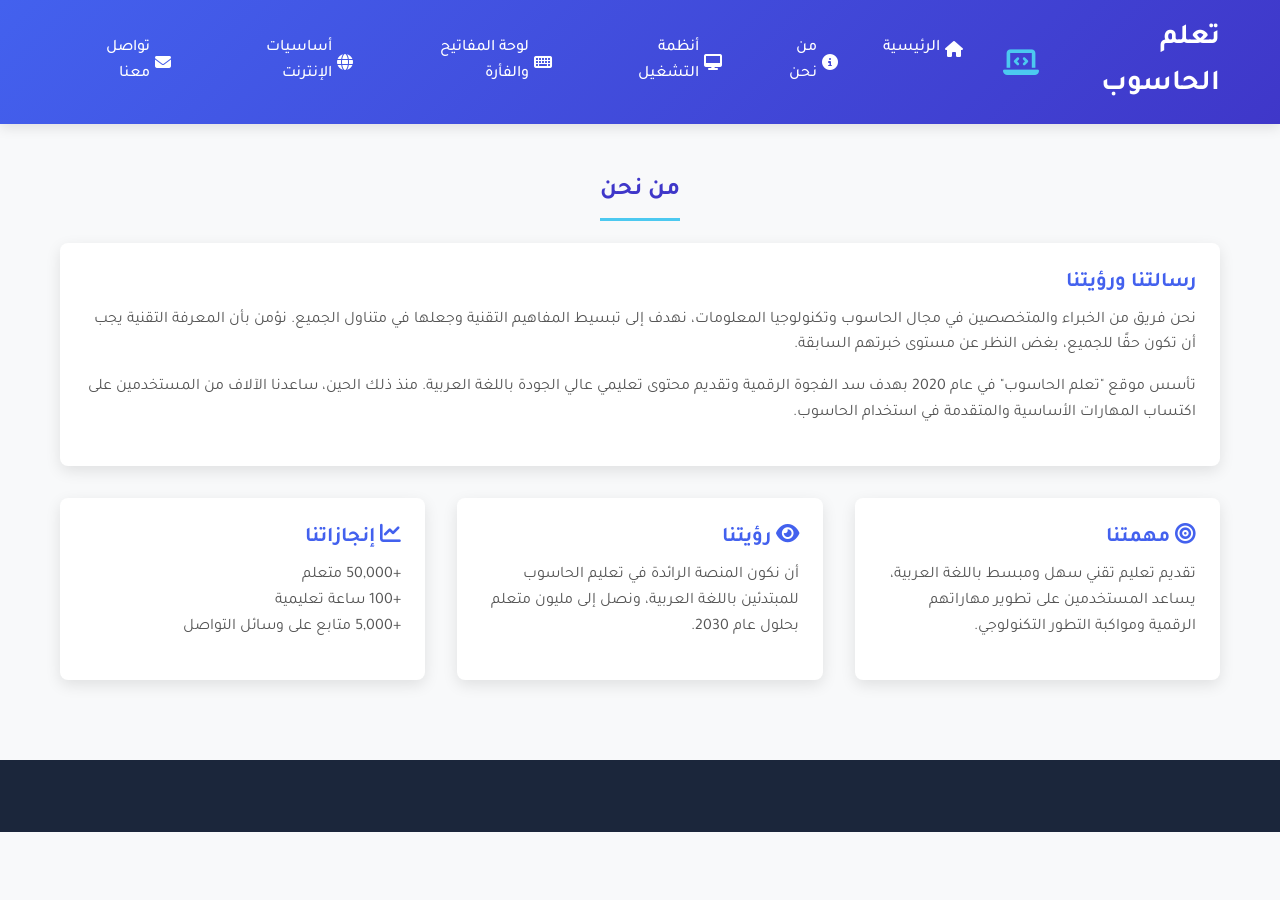
<file: about.html>
<!DOCTYPE html>
<html lang="ar" dir="rtl">
<head>
  <meta charset="UTF-8">
  <meta name="viewport" content="width=device-width, initial-scale=1.0">
  <title>من نحن - تعلم الحاسوب</title>
  <link rel="stylesheet" href="style.css">
  <link href="https://fonts.googleapis.com/css2?family=Tajawal:wght@400;500;700&display=swap" rel="stylesheet">
  <link rel="stylesheet" href="https://cdnjs.cloudflare.com/ajax/libs/font-awesome/6.4.0/css/all.min.css">
</head>
<body>
  <header>
    <div class="header-container">
      <div class="logo">
        <span>تعلم الحاسوب</span>
        <i class="fas fa-laptop-code"></i>
      </div>
      <nav>
        <div class="menu-toggle">
          <i class="fas fa-bars"></i>
        </div>
        <ul class="nav-menu">
          <li><a href="index.html"><i class="fas fa-home"></i> الرئيسية</a></li>
          <li><a href="about.html"><i class="fas fa-info-circle"></i> من نحن</a></li>
          <li><a href="os.html"><i class="fas fa-desktop"></i> أنظمة التشغيل</a></li>
          <li><a href="keyboard-mouse.html"><i class="fas fa-keyboard"></i> لوحة المفاتيح والفأرة</a></li>
          <li><a href="internet.html"><i class="fas fa-globe"></i> أساسيات الإنترنت</a></li>
          <li><a href="contact.html"><i class="fas fa-envelope"></i> تواصل معنا</a></li>
        </ul>
      </nav>
    </div>
  </header>

  <div class="container">
    <section class="about-section">
      <h1 class="section-title">من نحن</h1>
      <div class="card">
        <div class="card-body">
          <h2 class="card-title">رسالتنا ورؤيتنا</h2>
          <p class="card-text">
            نحن فريق من الخبراء والمتخصصين في مجال الحاسوب وتكنولوجيا المعلومات، نهدف إلى تبسيط المفاهيم التقنية وجعلها في متناول الجميع. نؤمن بأن المعرفة التقنية يجب أن تكون حقًا للجميع، بغض النظر عن مستوى خبرتهم السابقة.
          </p>
          <p class="card-text">
            تأسس موقع "تعلم الحاسوب" في عام 2020 بهدف سد الفجوة الرقمية وتقديم محتوى تعليمي عالي الجودة باللغة العربية. منذ ذلك الحين، ساعدنا الآلاف من المستخدمين على اكتساب المهارات الأساسية والمتقدمة في استخدام الحاسوب.
          </p>
        </div>
      </div>

      <div class="grid" style="margin-top: 2rem;">
        <div class="card">
          <div class="card-body">
            <h3 class="card-title"><i class="fas fa-bullseye"></i> مهمتنا</h3>
            <p class="card-text">
              تقديم تعليم تقني سهل ومبسط باللغة العربية، يساعد المستخدمين على تطوير مهاراتهم الرقمية ومواكبة التطور التكنولوجي.
            </p>
          </div>
        </div>

        <div class="card">
          <div class="card-body">
            <h3 class="card-title"><i class="fas fa-eye"></i> رؤيتنا</h3>
            <p class="card-text">
              أن نكون المنصة الرائدة في تعليم الحاسوب للمبتدئين باللغة العربية، ونصل إلى مليون متعلم بحلول عام 2030.
            </p>
          </div>
        </div>

        <div class="card">
          <div class="card-body">
            <h3 class="card-title"><i class="fas fa-chart-line"></i> إنجازاتنا</h3>
            <p class="card-text">
              +50,000 متعلم
              <br>
              +100 ساعة تعليمية
              <br>
              +5,000 متابع على وسائل التواصل
            </p>
          </div>
        </div>
      </div>
    </section>
  </div>

  <button id="toTop"><i class="fas fa-arrow-up"></i></button>

  <footer>
    <div class="footer-content">
      <!-- نفس تذييل الصفحة كما في index.html -->
    </div>
  </footer>

  <script src="script.js"></script>
</body>
</html>
</file>
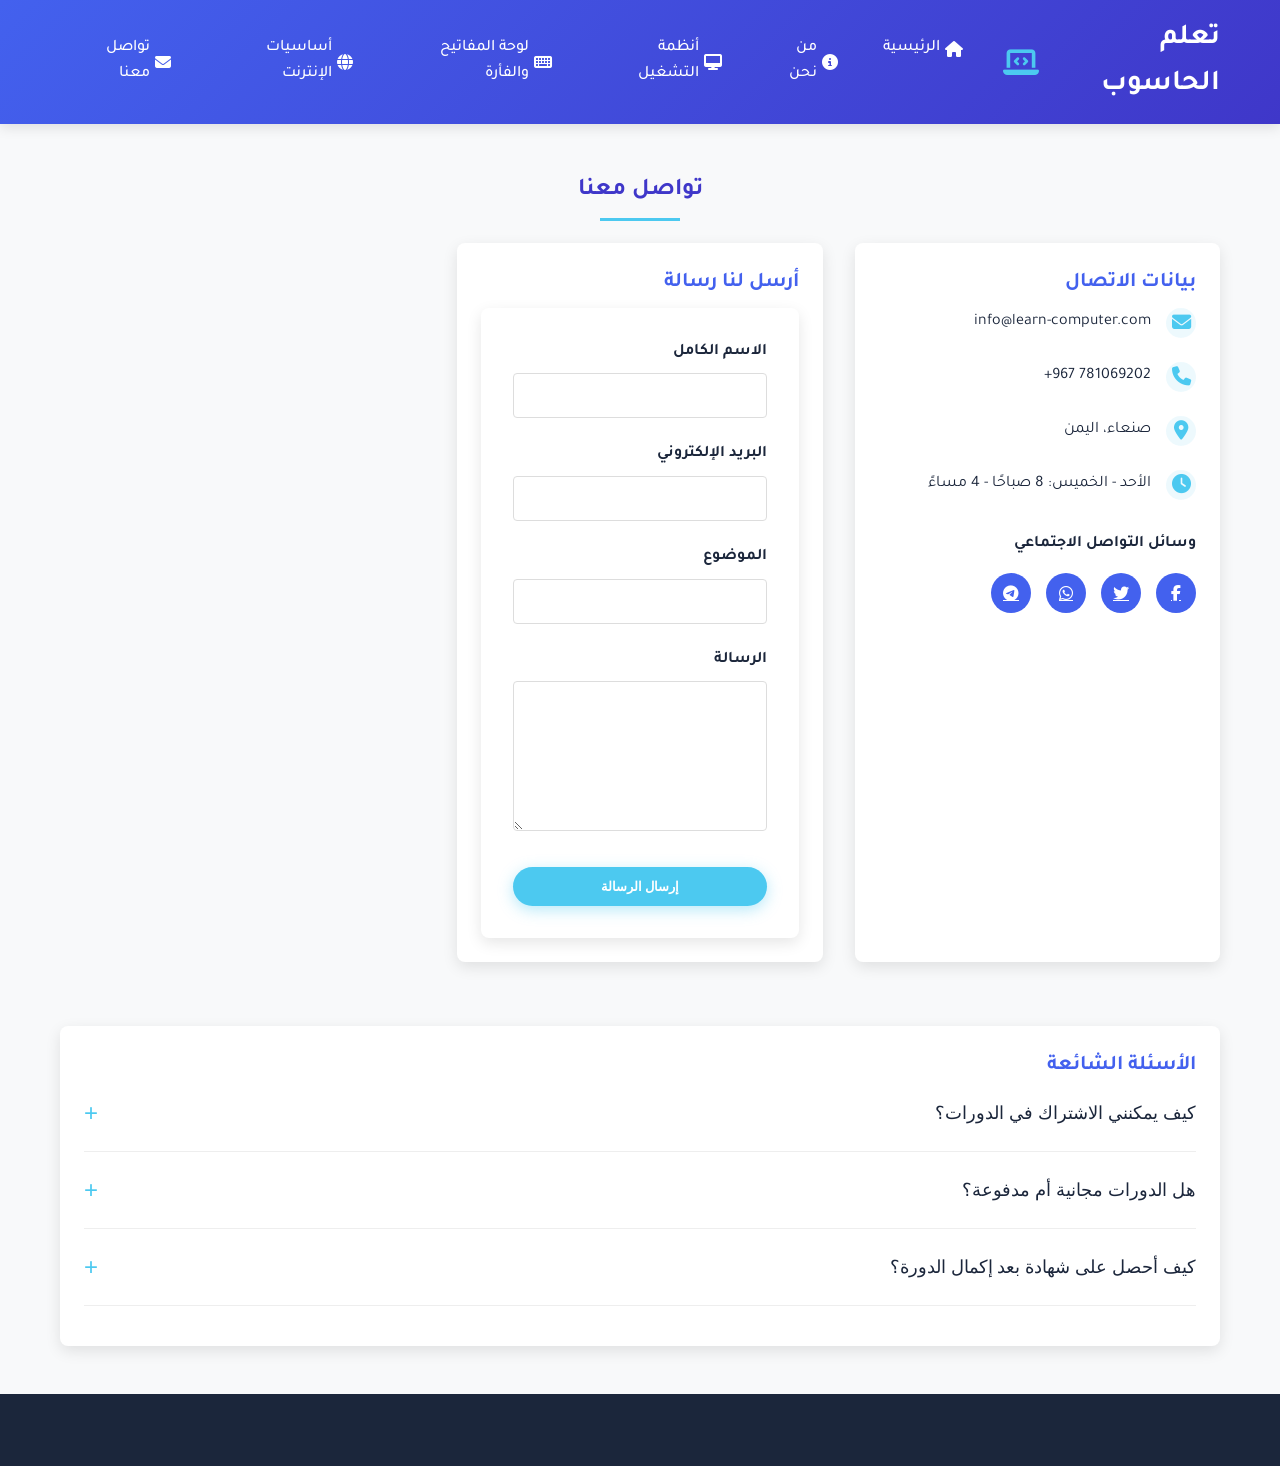
<file: contact.html>
<!DOCTYPE html>
<html lang="ar" dir="rtl">
<head>
  <meta charset="UTF-8">
  <meta name="viewport" content="width=device-width, initial-scale=1.0">
  <title>تواصل معنا - تعلم الحاسوب</title>
  <link rel="stylesheet" href="style.css">
  <link href="https://fonts.googleapis.com/css2?family=Tajawal:wght@400;500;700&display=swap" rel="stylesheet">
  <link rel="stylesheet" href="https://cdnjs.cloudflare.com/ajax/libs/font-awesome/6.4.0/css/all.min.css">
</head>
<body>
  <header>
    <div class="header-container">
      <div class="logo">
        <span>تعلم الحاسوب</span>
        <i class="fas fa-laptop-code"></i>
      </div>
      <nav>
        <div class="menu-toggle">
          <i class="fas fa-bars"></i>
        </div>
        <ul class="nav-menu">
          <li><a href="index.html"><i class="fas fa-home"></i> الرئيسية</a></li>
          <li><a href="about.html"><i class="fas fa-info-circle"></i> من نحن</a></li>
          <li><a href="os.html"><i class="fas fa-desktop"></i> أنظمة التشغيل</a></li>
          <li><a href="keyboard-mouse.html"><i class="fas fa-keyboard"></i> لوحة المفاتيح والفأرة</a></li>
          <li><a href="internet.html"><i class="fas fa-globe"></i> أساسيات الإنترنت</a></li>
          <li><a href="contact.html"><i class="fas fa-envelope"></i> تواصل معنا</a></li>
        </ul>
      </nav>
    </div>
  </header>

  <div class="container">
    <section class="contact-section">
      <h1 class="section-title">تواصل معنا</h1>
      
      <div class="grid" style="gap: 2rem;">
        <div class="card">
          <div class="card-body">
            <h3 class="card-title">بيانات الاتصال</h3>
            <div class="contact-info">
              <div class="contact-item">
                <i class="fas fa-envelope"></i>
                <span>info@learn-computer.com</span>
              </div>
              <div class="contact-item">
                <i class="fas fa-phone"></i>
                <span> 781069202 967+</span>
              </div>
              <div class="contact-item">
                <i class="fas fa-map-marker-alt"></i>
                <span>صنعاء، اليمن</span>
              </div>
              <div class="contact-item">
                <i class="fas fa-clock"></i>
                <span>الأحد - الخميس: 8 صباحًا - 4 مساءً</span>
              </div>
            </div>
            
            <div class="social-contact" style="margin-top: 2rem;">
              <h4>وسائل التواصل الاجتماعي</h4>
              <div class="social-icons" style="display: flex; gap: 15px; margin-top: 1rem;">
                <a href="#" class="social-icon"><i class="fab fa-facebook-f"></i></a>
                <a href="#" class="social-icon"><i class="fab fa-twitter"></i></a>
                <a href="https://wa.me/967781069202" target="_blank" class="social-icon"><i class="fab fa-whatsapp"></i></a>
                <a href="#" class="social-icon"><i class="fab fa-telegram"></i></a>
              </div>
            </div>
          </div>
        </div>

        <div class="card">
          <div class="card-body">
            <h3 class="card-title">أرسل لنا رسالة</h3>
            <form class="contact-form">
              <div class="form-group">
                <label for="name">الاسم الكامل</label>
                <input type="text" id="name" class="form-control" required>
              </div>
              <div class="form-group">
                <label for="email">البريد الإلكتروني</label>
                <input type="email" id="email" class="form-control" required>
              </div>
              <div class="form-group">
                <label for="subject">الموضوع</label>
                <input type="text" id="subject" class="form-control" required>
              </div>
              <div class="form-group">
                <label for="message">الرسالة</label>
                <textarea id="message" class="form-control" rows="5" required></textarea>
              </div>
              <button type="submit" class="btn btn-block">إرسال الرسالة</button>
            </form>
          </div>
        </div>
      </div>

      <div class="card" style="margin-top: 2rem;">
        <div class="card-body">
          <h3 class="card-title">الأسئلة الشائعة</h3>
          <div class="faq">
            <div class="faq-item">
              <button class="faq-question">كيف يمكنني الاشتراك في الدورات؟</button>
              <div class="faq-answer">
                <p>يمكنك التسجيل في أي دورة من خلال صفحة الدورة ثم النقر على زر "اشتراك الآن" ومتابعة خطوات الدفع.</p>
              </div>
            </div>
            <div class="faq-item">
              <button class="faq-question">هل الدورات مجانية أم مدفوعة؟</button>
              <div class="faq-answer">
                <p>نقدم كلا النوعين، بعض الدورات الأساسية مجانية، بينما الدورات المتقدمة تكون مدفوعة.</p>
              </div>
            </div>
            <div class="faq-item">
              <button class="faq-question">كيف أحصل على شهادة بعد إكمال الدورة؟</button>
              <div class="faq-answer">
                <p>بعد إكمال جميع دروس الدورة واجتياز الاختبار النهائي، يمكنك تحميل شهادتك مباشرة من لوحة التحكم.</p>
              </div>
            </div>
          </div>
        </div>
      </div>
    </section>
  </div>

  <button id="toTop"><i class="fas fa-arrow-up"></i></button>

  <footer>
    <div class="footer-content">
      <!-- نفس تذييل الصفحة كما في index.html -->
    </div>
  </footer>

  <script src="script.js"></script>
</body>
</html>
</file>
<file: style.css>
:root {
  --primary: #4361ee;
  --secondary: #3f37c9;
  --accent: #4cc9f0;
  --dark: #1b263b;
  --light: #f8f9fa;
  --success: #4ad66d;
  --warning: #f8961e;
  --danger: #ef233c;
}

* {
  box-sizing: border-box;
  margin: 0;
  padding: 0;
}

body {
  font-family: 'Tajawal', sans-serif;
  background-color: var(--light);
  color: var(--dark);
  line-height: 1.6;
  direction: rtl;
}

header {
  background: linear-gradient(135deg, var(--primary), var(--secondary));
  color: white;
  padding: 1rem 0;
  box-shadow: 0 4px 12px rgba(0, 0, 0, 0.1);
  position: sticky;
  top: 0;
  z-index: 100;
}

.header-container {
  max-width: 1200px;
  margin: 0 auto;
  padding: 0 20px;
  display: flex;
  justify-content: space-between;
  align-items: center;
}

.logo {
  font-size: 1.8rem;
  font-weight: 700;
  display: flex;
  align-items: center;
}

.logo i {
  margin-left: 10px;
  color: var(--accent);
}

nav ul {
  display: flex;
  list-style: none;
}

nav ul li {
  margin-right: 15px;
}

nav a {
  color: white;
  text-decoration: none;
  padding: 8px 15px;
  border-radius: 4px;
  transition: all 0.3s ease;
  font-weight: 500;
  display: flex;
  align-items: center;
}

nav a i {
  margin-left: 5px;
}

nav a:hover {
  background-color: rgba(255, 255, 255, 0.2);
  transform: translateY(-2px);
}

.menu-toggle {
  display: none;
  cursor: pointer;
  font-size: 1.5rem;
}

.hero {
  background: linear-gradient(rgba(0, 0, 0, 0.7), rgba(0, 0, 0, 0.7)), 
              url('https://images.unsplash.com/photo-1547658719-da2b51169166?ixlib=rb-1.2.1&auto=format&fit=crop&w=1350&q=80');
  background-size: cover;
  background-position: center;
  height: 60vh;
  display: flex;
  align-items: center;
  justify-content: center;
  text-align: center;
  color: white;
  padding: 0 20px;
}

.hero-content h1 {
  font-size: 3rem;
  margin-bottom: 1rem;
  text-shadow: 2px 2px 4px rgba(0, 0, 0, 0.5);
}

.hero-content p {
  font-size: 1.2rem;
  margin-bottom: 2rem;
  max-width: 700px;
}

.btn {
  display: inline-block;
  background-color: var(--accent);
  color: white;
  padding: 12px 25px;
  border-radius: 30px;
  text-decoration: none;
  font-weight: 600;
  transition: all 0.3s ease;
  border: none;
  cursor: pointer;
  box-shadow: 0 4px 15px rgba(76, 201, 240, 0.4);
}

.btn:hover {
  transform: translateY(-3px);
  box-shadow: 0 6px 20px rgba(76, 201, 240, 0.6);
  background-color: #3ab7d8;
}

.container {
  max-width: 1200px;
  margin: 3rem auto;
  padding: 0 20px;
}

.section-title {
  text-align: center;
  margin-bottom: 2rem;
  position: relative;
  color: var(--secondary);
}

.section-title::after {
  content: '';
  position: absolute;
  bottom: -10px;
  left: 50%;
  transform: translateX(-50%);
  width: 80px;
  height: 3px;
  background-color: var(--accent);
}

.card {
  background-color: white;
  border-radius: 8px;
  box-shadow: 0 5px 15px rgba(0, 0, 0, 0.1);
  overflow: hidden;
  transition: transform 0.3s ease, box-shadow 0.3s ease;
  margin-bottom: 2rem;
}

.card:hover {
  transform: translateY(-10px);
  box-shadow: 0 15px 30px rgba(0, 0, 0, 0.15);
}

.card-img {
  width: 100%;
  height: 200px;
  object-fit: cover;
}

.card-body {
  padding: 1.5rem;
}

.card-title {
  font-size: 1.3rem;
  margin-bottom: 0.5rem;
  color: var(--primary);
}

.card-text {
  color: #555;
  margin-bottom: 1rem;
}

.grid {
  display: grid;
  grid-template-columns: repeat(auto-fill, minmax(300px, 1fr));
  gap: 2rem;
}

.progress-section {
  background-color: white;
  padding: 2rem;
  border-radius: 8px;
  box-shadow: 0 5px 15px rgba(0, 0, 0, 0.1);
  margin: 3rem 0;
}

.progress-bar-container {
  width: 100%;
  background-color: #e9ecef;
  border-radius: 10px;
  margin: 1rem 0;
  height: 20px;
  overflow: hidden;
}

.progress-bar {
  height: 100%;
  background: linear-gradient(90deg, var(--accent), var(--primary));
  border-radius: 10px;
  transition: width 1s ease;
  position: relative;
}

.progress-bar::after {
  content: attr(data-progress);
  position: absolute;
  right: 10px;
  top: 50%;
  transform: translateY(-50%);
  color: white;
  font-size: 12px;
}

.contact-form {
  background-color: white;
  padding: 2rem;
  border-radius: 8px;
  box-shadow: 0 5px 15px rgba(0, 0, 0, 0.1);
  max-width: 600px;
  margin: 0 auto;
}

.form-group {
  margin-bottom: 1.5rem;
}

.form-group label {
  display: block;
  margin-bottom: 0.5rem;
  font-weight: 600;
  color: var(--dark);
}

.form-control {
  width: 100%;
  padding: 12px;
  border: 1px solid #ddd;
  border-radius: 4px;
  font-family: inherit;
  font-size: 1rem;
  transition: border 0.3s ease;
}

.form-control:focus {
  outline: none;
  border-color: var(--accent);
  box-shadow: 0 0 0 3px rgba(76, 201, 240, 0.2);
}

textarea.form-control {
  min-height: 150px;
  resize: vertical;
}

.btn-block {
  display: block;
  width: 100%;
}

#toTop {
  position: fixed;
  bottom: 30px;
  left: 30px;
  background-color: var(--primary);
  color: white;
  width: 50px;
  height: 50px;
  border-radius: 50%;
  display: flex;
  align-items: center;
  justify-content: center;
  font-size: 1.2rem;
  cursor: pointer;
  opacity: 0;
  visibility: hidden;
  transition: all 0.3s ease;
  z-index: 99;
  border: none;
  box-shadow: 0 4px 10px rgba(0, 0, 0, 0.2);
}

#toTop.show {
  opacity: 1;
  visibility: visible;
}

#toTop:hover {
  background-color: var(--secondary);
  transform: translateY(-3px);
}

footer {
  background-color: var(--dark);
  color: white;
  padding: 3rem 0 1.5rem;
  text-align: center;
}

.footer-content {
  max-width: 1200px;
  margin: 0 auto;
  padding: 0 20px;
  display: grid;
  grid-template-columns: repeat(auto-fit, minmax(250px, 1fr));
  gap: 2rem;
  text-align: right;
}

.footer-column h3 {
  color: var(--accent);
  margin-bottom: 1.5rem;
  font-size: 1.2rem;
}

.footer-column ul {
  list-style: none;
}

.footer-column ul li {
  margin-bottom: 0.8rem;
}

.footer-column ul li a {
  color: #ddd;
  text-decoration: none;
  transition: color 0.3s ease;
}

.footer-column ul li a:hover {
  color: var(--accent);
}

.social-links {
  display: flex;
  justify-content: center;
  margin-top: 2rem;
}

.social-links a {
  display: inline-flex;
  align-items: center;
  justify-content: center;
  width: 40px;
  height: 40px;
  background-color: rgba(255, 255, 255, 0.1);
  border-radius: 50%;
  margin: 0 10px;
  color: white;
  font-size: 1.2rem;
  transition: all 0.3s ease;
}

.social-links a:hover {
  background-color: var(--accent);
  transform: translateY(-3px);
}

.copyright {
  margin-top: 2rem;
  padding-top: 1.5rem;
  border-top: 1px solid rgba(255, 255, 255, 0.1);
  color: #aaa;
  font-size: 0.9rem;
}

/* Responsive Design */
@media (max-width: 768px) {
  .header-container {
    flex-direction: column;
    text-align: center;
  }

  .logo {
    margin-bottom: 1rem;
  }

  nav ul {
    flex-direction: column;
    display: none;
    width: 100%;
  }

  nav ul.show {
    display: flex;
  }

  nav ul li {
    margin: 0.5rem 0;
  }

  .menu-toggle {
    display: block;
    margin-bottom: 1rem;
  }

  .hero-content h1 {
    font-size: 2.2rem;
  }

  .hero-content p {
    font-size: 1rem;
  }

  .grid {
    grid-template-columns: 1fr;
  }

  .footer-content {
    grid-template-columns: 1fr;
    text-align: center;
  }
}

/* Animation */
@keyframes fadeIn {
  from { opacity: 0; transform: translateY(20px); }
  to { opacity: 1; transform: translateY(0); }
}

.animated {
  animation: fadeIn 0.8s ease forwards;
}

.delay-1 { animation-delay: 0.2s; }
.delay-2 { animation-delay: 0.4s; }
.delay-3 { animation-delay: 0.6s; }

/* أنماط إضافية للصفحات الجديدة */

.tip-box, .safety-tip {
  background-color: white;
  padding: 1.5rem;
  border-radius: 8px;
  box-shadow: 0 3px 10px rgba(0,0,0,0.1);
  text-align: center;
  transition: transform 0.3s ease;
}

.tip-box:hover, .safety-tip:hover {
  transform: translateY(-5px);
}

.contact-info {
  display: grid;
  gap: 1.5rem;
}

.contact-item {
  display: flex;
  align-items: center;
  gap: 15px;
}

.contact-item i {
  font-size: 1.2rem;
  color: var(--accent);
  width: 30px;
  height: 30px;
  background-color: rgba(76, 201, 240, 0.1);
  border-radius: 50%;
  display: inline-flex;
  align-items: center;
  justify-content: center;
}

.social-icon {
  width: 40px;
  height: 40px;
  background-color: var(--primary);
  color: white;
  border-radius: 50%;
  display: inline-flex;
  align-items: center;
  justify-content: center;
  transition: all 0.3s ease;
}

.social-icon:hover {
  background-color: var(--accent);
  transform: translateY(-3px);
}

.faq-item {
  margin-bottom: 1rem;
  border-bottom: 1px solid #eee;
  padding-bottom: 1rem;
}

.faq-question {
  background: none;
  border: none;
  width: 100%;
  text-align: right;
  padding: 0.5rem 0;
  font-size: 1.1rem;
  color: var(--dark);
  cursor: pointer;
  display: flex;
  justify-content: space-between;
  align-items: center;
}

.faq-question::after {
  content: '+';
  font-size: 1.5rem;
  color: var(--accent);
}

.faq-question.active::after {
  content: '-';
}

.faq-answer {
  max-height: 0;
  overflow: hidden;
  transition: max-height 0.3s ease;
  padding-right: 1.5rem;
}

.faq-answer p {
  padding-top: 1rem;
  color: #555;
}
</file>
